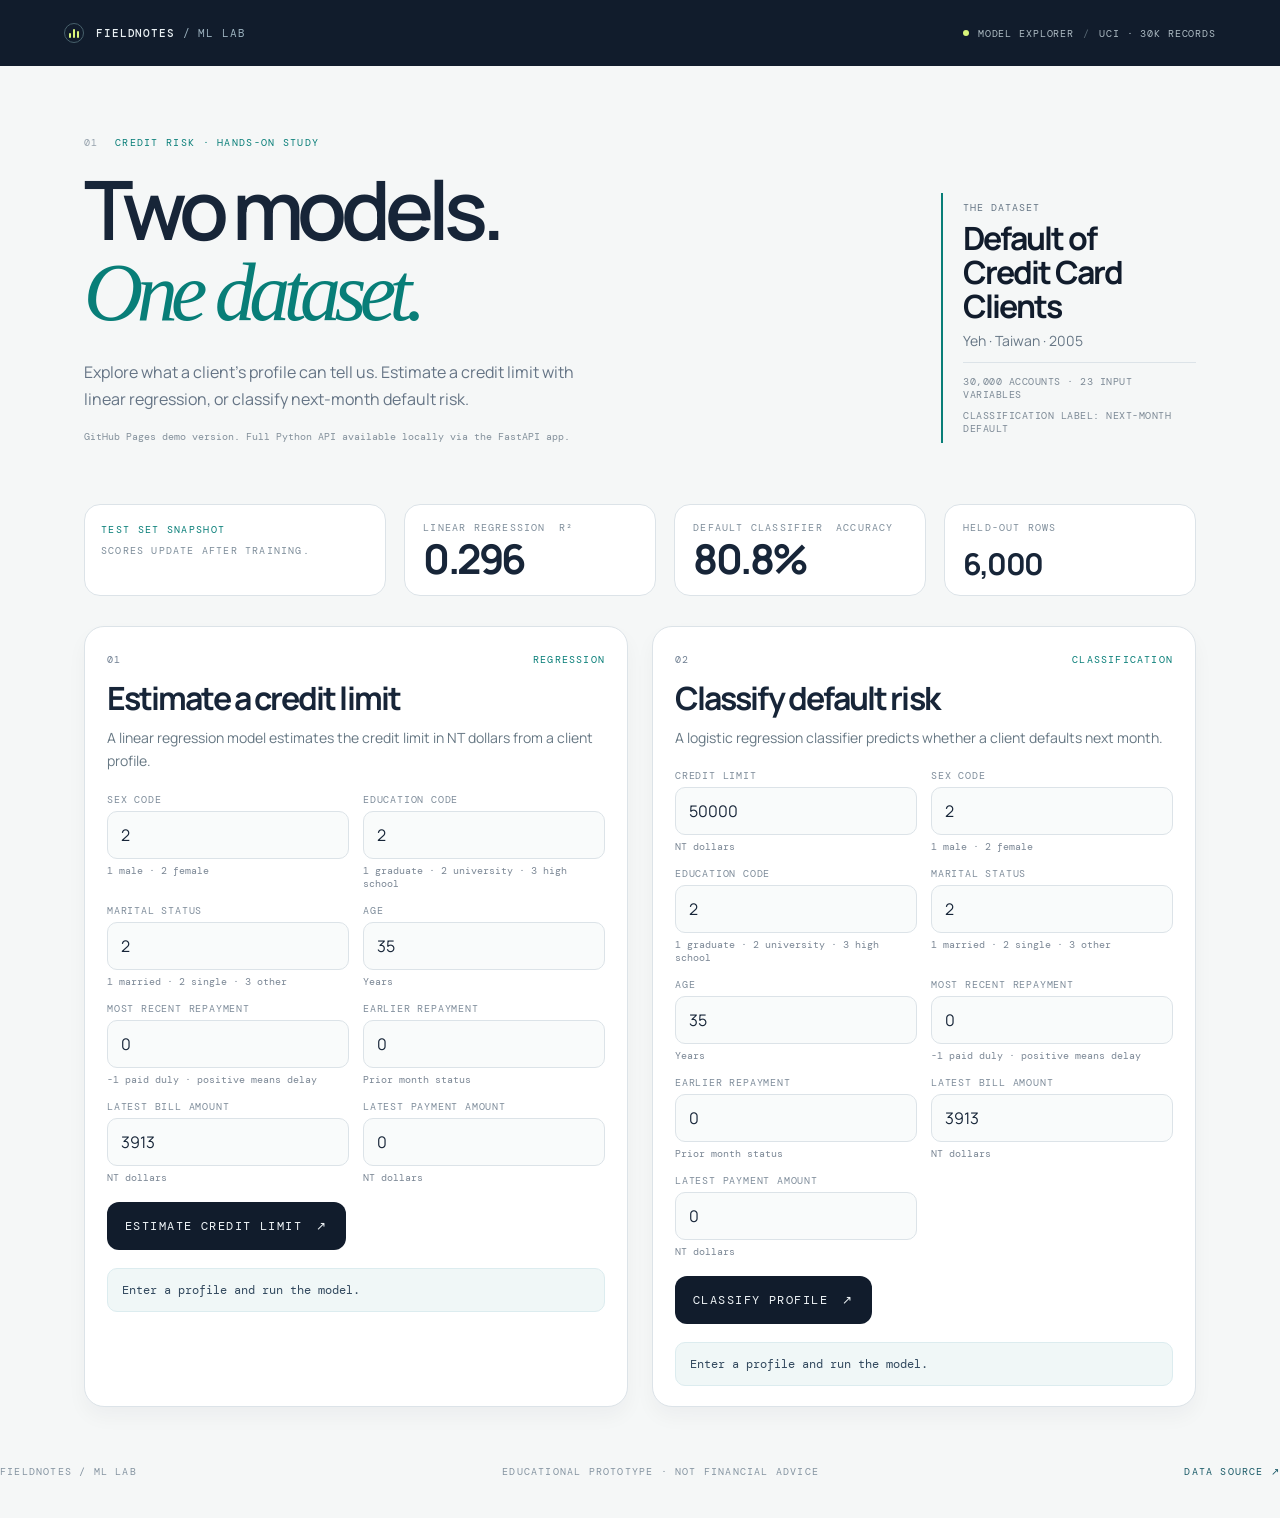
<file: index.html>
<!doctype html>
<html lang="en">
  <head>
    <meta charset="utf-8">
    <meta name="viewport" content="width=device-width, initial-scale=1">
    <meta name="description" content="GitHub Pages static demo for the credit default ML project.">
    <title>Credit Default ML Lab</title>
    <link rel="stylesheet" href="./styles.css">
  </head>
  <body>
    <header class="topbar">
      <a class="brand" href="./" aria-label="Credit Default ML Lab home">
        <span class="brand-mark" aria-hidden="true"><span></span><span></span><span></span></span>
        <span>FIELDNOTES <b>/ ML LAB</b></span>
      </a>
      <span class="topbar-note"><span class="live-dot"></span> MODEL EXPLORER <span class="divider">/</span> UCI · 30K RECORDS</span>
    </header>

    <main>
      <section class="intro">
        <div class="intro-copy">
          <p class="eyebrow"><span>01</span> CREDIT RISK · HANDS-ON STUDY</p>
          <h1>Two models.<br><em>One dataset.</em></h1>
          <p class="lede">Explore what a client’s profile can tell us. Estimate a credit limit with linear regression, or classify next-month default risk.</p>
          <p class="notice">GitHub Pages demo version. Full Python API available locally via the FastAPI app.</p>
        </div>
        <aside class="dataset-note" aria-label="Dataset information">
          <span class="dataset-label">THE DATASET</span>
          <strong>Default of<br>Credit Card Clients</strong>
          <span>Yeh · Taiwan · 2005</span>
          <div class="dataset-rule"></div>
          <span class="dataset-caption">30,000 accounts <i>·</i> 23 input variables</span>
          <span class="dataset-caption">Classification label: next-month default</span>
        </aside>
      </section>

      <section class="score-strip" aria-label="Model evaluation scores">
        <div class="score-intro"><span class="eyebrow">TEST SET SNAPSHOT</span><span>Scores update after training.</span></div>
        <div class="score-item"><span>LINEAR REGRESSION <small>R²</small></span><strong id="r2-score">—</strong></div>
        <div class="score-item"><span>DEFAULT CLASSIFIER <small>ACCURACY</small></span><strong id="accuracy-score">—</strong></div>
        <div class="score-item sample-size"><span>HELD-OUT ROWS</span><strong id="test-rows">—</strong></div>
      </section>

      <section class="models" aria-label="Model input forms">
        <article class="model-card regression-card">
          <div class="card-topline"><span class="model-index">01</span><span class="model-type">REGRESSION</span></div>
          <h2>Estimate a credit limit</h2>
          <p class="card-description">A linear regression model estimates the credit limit in NT dollars from a client profile.</p>
          <form id="regression-form">
            <div class="field-grid">
              <label>Sex code <input name="sex" type="number" value="2" min="1" max="2" required><small>1 male · 2 female</small></label>
              <label>Education code <input name="education" type="number" value="2" min="1" max="6" required><small>1 graduate · 2 university · 3 high school</small></label>
              <label>Marital status <input name="marriage" type="number" value="2" min="1" max="3" required><small>1 married · 2 single · 3 other</small></label>
              <label>Age <input name="age" type="number" value="35" min="18" max="120" required><small>Years</small></label>
              <label>Most recent repayment <input name="pay_0" type="number" value="0" min="-2" max="8" required><small>-1 paid duly · positive means delay</small></label>
              <label>Earlier repayment <input name="pay_2" type="number" value="0" min="-2" max="8" required><small>Prior month status</small></label>
              <label>Latest bill amount <input name="bill_amt1" type="number" value="3913" step="0.01" required><small>NT dollars</small></label>
              <label>Latest payment amount <input name="pay_amt1" type="number" value="0" step="0.01" required><small>NT dollars</small></label>
            </div>
            <button class="submit-button" type="submit"><span>Estimate credit limit</span><span aria-hidden="true">↗</span></button>
            <div class="result" id="regression-result" role="status" aria-live="polite">Enter a profile and run the model.</div>
          </form>
        </article>

        <article class="model-card classification-card">
          <div class="card-topline"><span class="model-index">02</span><span class="model-type">CLASSIFICATION</span></div>
          <h2>Classify default risk</h2>
          <p class="card-description">A logistic regression classifier predicts whether a client defaults next month.</p>
          <form id="classification-form">
            <div class="field-grid">
              <label>Credit limit <input name="limit_bal" type="number" value="50000" min="0" step="1000" required><small>NT dollars</small></label>
              <label>Sex code <input name="sex" type="number" value="2" min="1" max="2" required><small>1 male · 2 female</small></label>
              <label>Education code <input name="education" type="number" value="2" min="1" max="6" required><small>1 graduate · 2 university · 3 high school</small></label>
              <label>Marital status <input name="marriage" type="number" value="2" min="1" max="3" required><small>1 married · 2 single · 3 other</small></label>
              <label>Age <input name="age" type="number" value="35" min="18" max="120" required><small>Years</small></label>
              <label>Most recent repayment <input name="pay_0" type="number" value="0" min="-2" max="8" required><small>-1 paid duly · positive means delay</small></label>
              <label>Earlier repayment <input name="pay_2" type="number" value="0" min="-2" max="8" required><small>Prior month status</small></label>
              <label>Latest bill amount <input name="bill_amt1" type="number" value="3913" step="0.01" required><small>NT dollars</small></label>
              <label>Latest payment amount <input name="pay_amt1" type="number" value="0" step="0.01" required><small>NT dollars</small></label>
            </div>
            <button class="submit-button" type="submit"><span>Classify profile</span><span aria-hidden="true">↗</span></button>
            <div class="result" id="classification-result" role="status" aria-live="polite">Enter a profile and run the model.</div>
          </form>
        </article>
      </section>
    </main>

    <footer><span>FIELDNOTES / ML LAB</span><span>Educational prototype · Not financial advice</span><a href="https://archive.ics.uci.edu/dataset/350/default+of+credit+card+clients" target="_blank" rel="noreferrer">DATA SOURCE ↗</a></footer>
    <script src="./app.js" defer></script>
  </body>
</html>
</file>
<file: styles.css>
@import url('https://fonts.googleapis.com/css2?family=DM+Mono:wght@400;500&family=Manrope:wght@400;500;600;700;800&display=swap');
:root{color-scheme:light;--ink:#172538;--muted:#718093;--line:#dce3e8;--paper:#f5f7f7;--teal:#087e78;--lime:#d8f47a;--navy:#111c2c;--mono:'DM Mono',monospace;--sans:'Manrope',system-ui,sans-serif}*{box-sizing:border-box}body{margin:0;background:var(--paper);color:var(--ink);font-family:var(--sans);font-size:14px}.topbar{height:66px;background:var(--navy);color:#e9f0f3;display:flex;align-items:center;justify-content:space-between;padding:0 clamp(20px,5vw,76px);letter-spacing:.08em;font:11px var(--mono)}.brand{display:flex;align-items:center;gap:12px;color:inherit;text-decoration:none;font-weight:500}.brand b{color:#9ab0bd;font-weight:400}.brand-mark{width:20px;height:20px;border:1px solid #47606b;border-radius:50%;display:flex;gap:2px;align-items:end;justify-content:center;padding:4px}.brand-mark span{display:block;width:3px;background:var(--lime);border-radius:2px}.brand-mark span:nth-child(1){height:5px}.brand-mark span:nth-child(2){height:9px}.brand-mark span:nth-child(3){height:7px}.topbar-note{display:flex;align-items:center;gap:9px;color:#adbbc3;font-size:10px}.live-dot{width:6px;height:6px;border-radius:50%;background:var(--lime)}.divider{color:#586874}main{max-width:1240px;margin:auto;padding:0 clamp(20px,5vw,76px)}.intro{display:grid;grid-template-columns:minmax(0,1fr) 255px;gap:60px;align-items:end;padding:70px 0 45px}.eyebrow{font:10px var(--mono);letter-spacing:.13em;color:var(--teal)}.intro .eyebrow{margin:0 0 20px}.intro .eyebrow span{color:#96a2ad;margin-right:9px}h1{font-size:clamp(48px,7vw,82px);letter-spacing:-.075em;line-height:.98;margin:0;font-weight:600}h1 em{font-weight:400;color:var(--teal);font-family:Georgia,serif;letter-spacing:-.08em}.lede{font-size:16px;line-height:1.7;color:#657485;max-width:520px;margin:25px 0 17px}.notice{font:10px var(--mono);color:#83909b;margin:0}.dataset-note{border-left:2px solid var(--teal);padding:8px 0 8px 20px;display:flex;flex-direction:column;gap:8px;color:#667685}.dataset-label,.dataset-caption{font:10px var(--mono);letter-spacing:.1em;text-transform:uppercase}.dataset-note strong{font-size:32px;line-height:1.05;letter-spacing:-.06em;color:var(--navy)}.dataset-rule{width:100%;height:1px;background:var(--line);margin:4px 0}.dataset-caption{color:#7d8a96;letter-spacing:.05em}.models{display:grid;grid-template-columns:repeat(2,minmax(0,1fr));gap:24px;padding:30px 0 40px}.model-card{background:#fff;border:1px solid var(--line);border-radius:20px;padding:26px 22px 20px;box-shadow:0 10px 20px rgba(12,26,41,.04)}.card-topline{display:flex;align-items:center;justify-content:space-between;font:10px var(--mono);letter-spacing:.12em;color:#6f808c}.model-index{color:var(--muted)}.model-type{color:var(--teal)}.model-card h2{margin:16px 0 10px;font-size:32px;line-height:1.05;letter-spacing:-.06em}.card-description{margin:0 0 20px;color:#677884;line-height:1.7}.field-grid{display:grid;grid-template-columns:repeat(2,minmax(0,1fr));gap:14px}.field-grid label{display:flex;flex-direction:column;gap:5px;font:10px var(--mono);letter-spacing:.08em;text-transform:uppercase;color:#7f8d9b}.field-grid input{border:1px solid var(--line);border-radius:10px;background:#f9fbfb;padding:12px 13px;font:16px var(--sans);color:var(--ink);outline:none}.field-grid input:focus{border-color:var(--teal);box-shadow:0 0 0 4px rgba(8,126,120,.08)}.field-grid small{font-size:10px;letter-spacing:0;text-transform:none;color:#7b8795}.submit-button{display:flex;align-items:center;justify-content:space-between;gap:14px;margin-top:18px;padding:16px 18px;border:none;border-radius:12px;background:var(--navy);color:#f0f5f8;font:12px var(--mono);letter-spacing:.12em;text-transform:uppercase;cursor:pointer}.submit-button:hover{background:#1d2d46}.submit-button:disabled{opacity:.7;cursor:wait}.result{margin-top:18px;min-height:26px;padding:12px 14px;border-radius:10px;background:#f0f7f7;border:1px solid #dcecef;color:#31485d;font:12px var(--mono);line-height:1.5}.result.success{background:#ebf7f0;border-color:#bfe5cb;color:#1d5b40}.result.error{background:#fff1f0;border-color:#f7d0c9;color:#a4413c}.score-strip{display:grid;grid-template-columns:1.2fr 1fr 1fr 1fr;gap:18px;padding:16px 0 0}.score-intro{display:flex;flex-direction:column;gap:8px;padding:18px 16px;background:#fff;border:1px solid var(--line);border-radius:16px;font:10px var(--mono);letter-spacing:.12em;text-transform:uppercase;color:#7d8d9a}.score-intro .eyebrow{margin:0}.score-item{display:flex;flex-direction:column;justify-content:space-between;background:#fff;border:1px solid var(--line);border-radius:16px;padding:16px 18px;min-height:92px}.score-item span{font:10px var(--mono);letter-spacing:.12em;text-transform:uppercase;color:#7f8e9b}.score-item span small{font:10px var(--mono);margin-left:6px}.score-item strong{font-size:clamp(26px,3.2vw,48px);letter-spacing:-.06em;line-height:1}.sample-size strong{font-size:30px}footer{display:flex;align-items:center;justify-content:space-between;gap:18px;padding:18px 0 40px;font:10px var(--mono);letter-spacing:.12em;text-transform:uppercase;color:#8594a1}footer a{color:#1b5b68;text-decoration:none}footer a:hover{text-decoration:underline}@media (max-width:900px){.intro,.models,.score-strip{grid-template-columns:1fr}.score-strip{display:grid}.field-grid{grid-template-columns:1fr}footer{flex-direction:column;align-items:flex-start}}
</file>
